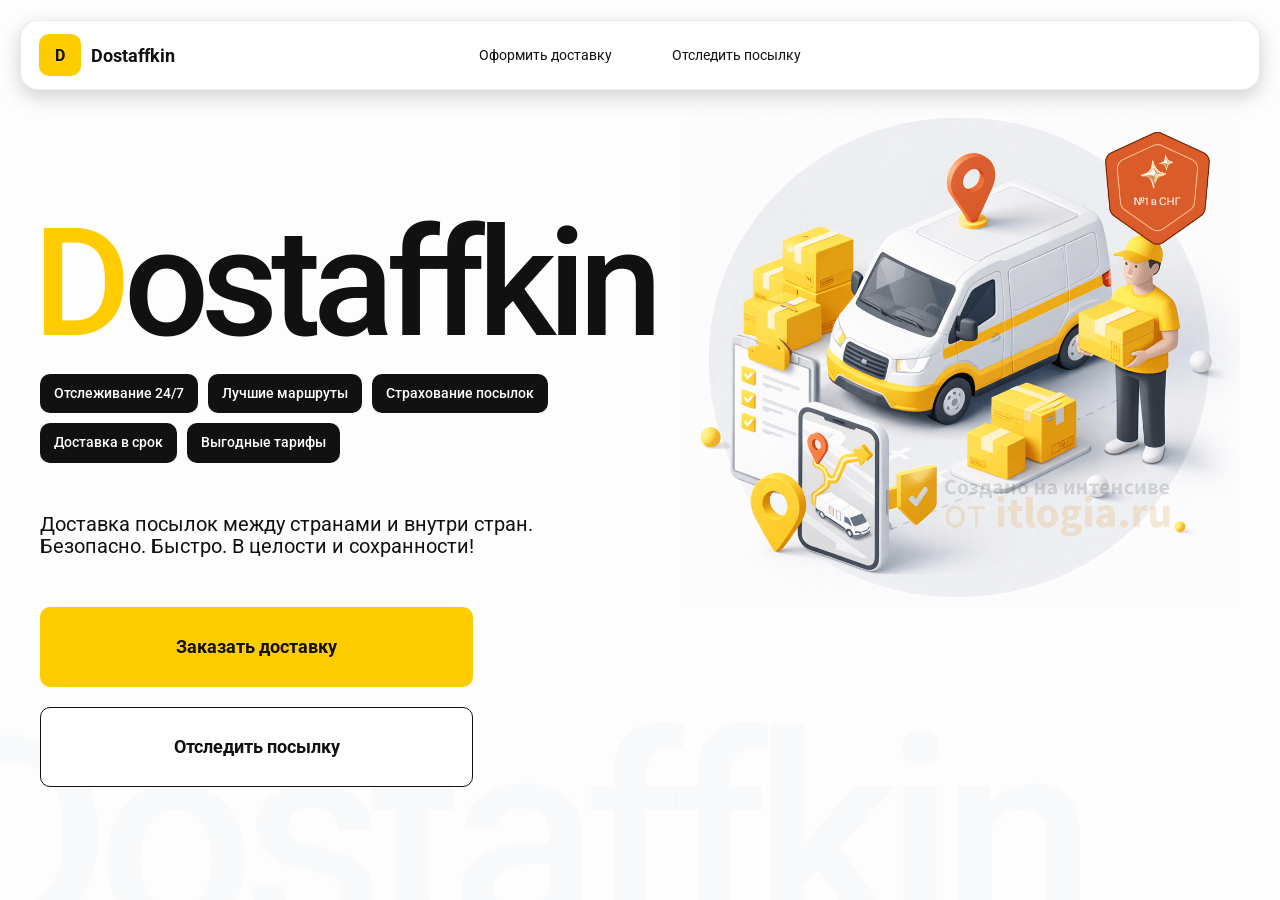
<file: index.html>
<!doctype html>
<html lang="ru">

<head>
    <meta charset="utf-8" />
    <meta name="viewport" content="width=device-width,initial-scale=1,maximum-scale=1,user-scalable=0" />
    <title>Dostaffkin — Доставка посылок между странами и внутри стран. Безопасно. Быстро. В целости и сохранности!
    </title>
    <link rel="stylesheet" href="styles/base.css" />
    <link rel="stylesheet" href="styles/base_adaptive.css" />
    <link rel="stylesheet" href="styles/index.css" />
    <link rel="stylesheet" href="styles/index_adaptive.css" />

</head>

<body>


    <div class="container">

        <header class="header">
            <a class="header-brand" href="#">
                <div class="header-logo">D</div>
                <div class="header-title">Dostaffkin</div>
            </a>
            <nav class="header-menu">
                <a class="header-link" href="./order.html">Оформить <span>доставку</span></a>
                <a class="header-link" href="./track.html">Отследить <span>посылку</span></a>
            </nav>

        </header>
        <main class="main">
            <section class="main-info">
                <div class="main-title">
                    <span>D</span>ostaffkin
                </div>
                <div class="main-features">
                    <div class="main-feature">Отслеживание 24/7</div>
                    <div class="main-feature">Лучшие маршруты</div>
                    <div class="main-feature">Страхование посылок</div>
                    <div class="main-feature">Доставка в срок</div>
                    <div class="main-feature">Выгодные тарифы</div>
                </div>
                <div class="main-description">
                    Доставка посылок между странами и внутри стран.
                    Безопасно. Быстро. В целости и сохранности!
                </div>
                <div class="main-actions">
                    <a class="button" type="button" href="./order.html">Заказать доставку</a>
                    <a class="button button-white" type="button" href="./track.html">Отследить посылку</a>
                </div>
            </section>
            <div class="main-title-ghost">Dostaffkin</div>
            <section class="main-image">
                <img src="images/main-image.png" alt="Main image" />
            </section>
        </main>


    </div>


</body>

</html>
</file>
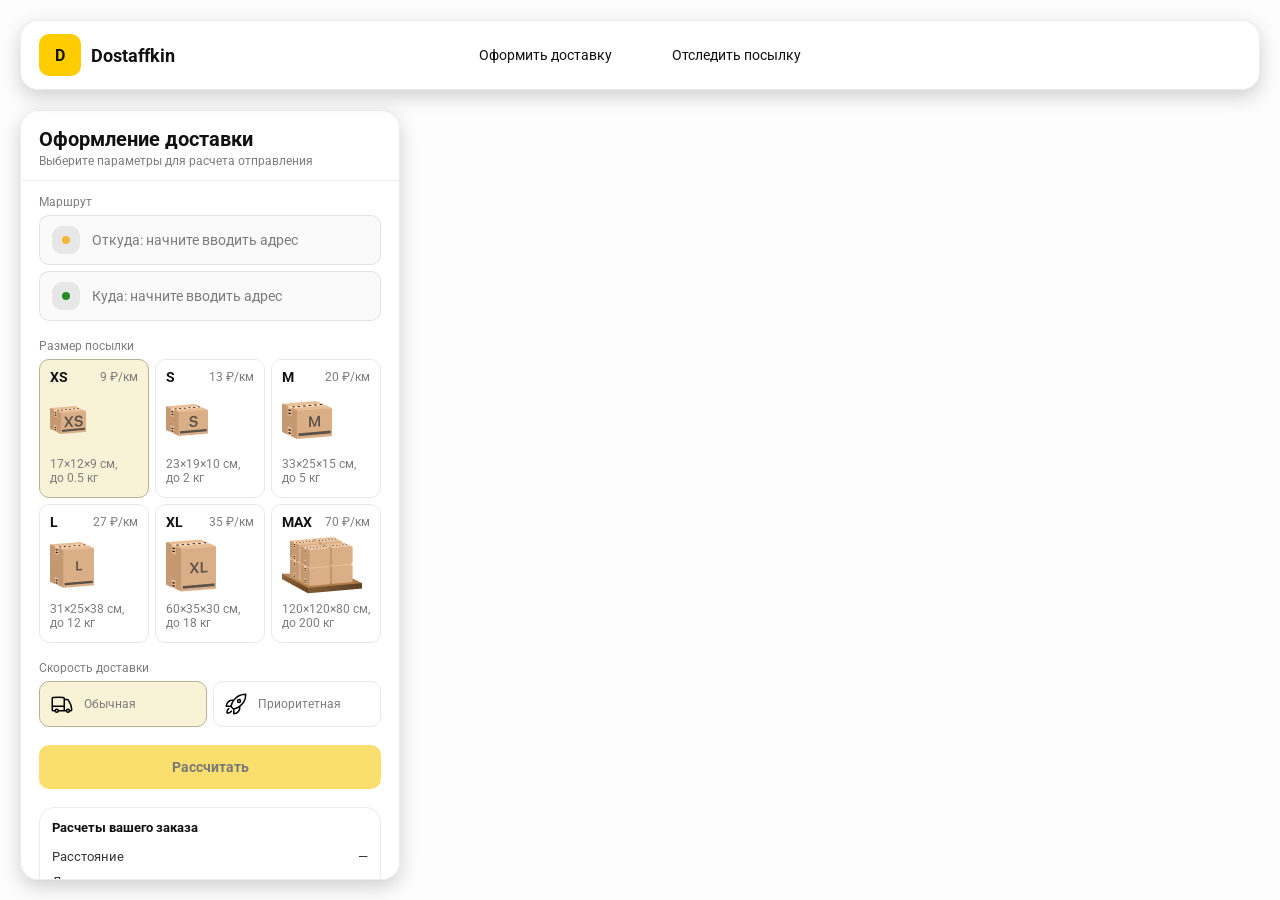
<file: order.html>
<!doctype html>
<html lang="ru">

<head>
    <meta charset="utf-8" />
    <meta name="viewport" content="width=device-width,initial-scale=1,maximum-scale=1,user-scalable=0" />
    <title>Оформление доставки</title>

    <link rel="stylesheet" href="styles/base.css" />
    <link rel="stylesheet" href="styles/base_adaptive.css" />

    <link rel="stylesheet" href="styles/order.css" />
    <link rel="stylesheet" href="styles/order_adaptive.css" />
    <script src="https://api-maps.yandex.ru/2.1/?lang=ru_RU&apikey=4f8a5baf-f89e-4607-891c-dd5f0d2381cd&suggest_apikey=21b87ed1-ab5b-4051-b151-4386f12017a4" type="text/javascript"></script>
</head>

<body>
    <div id="map"></div>
    <header class="header">
        <a class="header-brand" href="./index.html">
            <div class="header-logo">D</div>
            <div class="header-title">Dostaffkin</div>
        </a>
        <nav class="header-menu">
            <a class="header-link" href="#">Оформить <span>доставку</span></a>
            <a class="header-link" href="./track.html">Отследить <span>посылку</span></a>
        </nav>

    </header>
    <aside class="main" id="sidebar">
        <div class="main-header">
            <div class="main-title">Оформление доставки</div>
            <div class="main-text">Выберите параметры для расчета отправления</div>
        </div>
        <div class="main-content">
            <div class="main-route">
                <div class="main-block-title">Маршрут</div>
                <div class="main-fields">
                    <div class="main-field" id="fromField">
                        <div class="main-pin"></div>
                        <input id="from" placeholder="Откуда: начните вводить адрес" autocomplete="off" />
                        <div class="main-ac" id="fromAc" role="listbox" aria-label="Подсказки адресов"></div>
                    </div>

                    <div class="main-field" id="toField">
                        <div class="main-pin"></div>
                        <input id="to" placeholder="Куда: начните вводить адрес" autocomplete="off" />
                        <div class="main-ac" id="toAc" role="listbox" aria-label="Подсказки адресов"></div>
                    </div>
                </div>
            </div>
            <div class="main-package">
                <div class="main-block-title">Размер посылки</div>

                <div class="main-sizes">
                    <div class="main-size-card is-active" data-value="xs">
                        <div class="main-size-top">
                            <div class="main-size-label">XS</div>
                            <div class="main-size-rate">9 ₽/км</div>
                        </div>
                        <div class="main-size-media">
                            <img src="images/sizes/xs.png" alt="Короб XS" />
                        </div>
                        <div class="main-size-description">17×12×9 см,<br>до 0.5 кг</div>
                    </div>

                    <div class="main-size-card" data-value="s">
                        <div class="main-size-top">
                            <div class="main-size-label">S</div>
                            <div class="main-size-rate">13 ₽/км</div>
                        </div>
                        <div class="main-size-media">
                            <img src="images/sizes/s.png" alt="Короб S" />
                        </div>
                        <div class="main-size-description">23×19×10 см,<br>до 2 кг</div>
                    </div>

                    <div class="main-size-card" data-value="m">
                        <div class="main-size-top">
                            <div class="main-size-label">M</div>
                            <div class="main-size-rate">20 ₽/км</div>
                        </div>
                        <div class="main-size-media">
                            <img src="images/sizes/m.png" alt="Короб M" />
                        </div>
                        <div class="main-size-description">33×25×15 см,<br>до 5 кг</div>
                    </div>

                    <div class="main-size-card" data-value="l">
                        <div class="main-size-top">
                            <div class="main-size-label">L</div>
                            <div class="main-size-rate">27 ₽/км</div>
                        </div>
                        <div class="main-size-media">
                            <img src="images/sizes/l.png" alt="Короб L" />
                        </div>
                        <div class="main-size-description">31×25×38 см,<br>до 12 кг</div>
                    </div>

                    <div class="main-size-card" data-value="xl">
                        <div class="main-size-top">
                            <div class="main-size-label">XL</div>
                            <div class="main-size-rate">35 ₽/км</div>
                        </div>
                        <div class="main-size-media">
                            <img src="images/sizes/xl.png" alt="Короб XL" />
                        </div>
                        <div class="main-size-description">60×35×30 см,<br>до 18 кг</div>
                    </div>

                    <div class="main-size-card" data-value="max">
                        <div class="main-size-top">
                            <div class="main-size-label">MAX</div>
                            <div class="main-size-rate">70 ₽/км</div>
                        </div>
                        <div class="main-size-media main-size-media-palleta">
                            <img src="images/sizes/max.png" alt="Паллета" />
                        </div>
                        <div class="main-size-description">120×120×80 см,<br>до 200 кг</div>
                    </div>
                </div>
            </div>
            <div class="main-speed">
                <div class="main-block-title">Скорость доставки</div>

                <div class="main-speeds">
                    <div class="main-speed-card is-active" data-value="regular">
                        <img class="main-speed-media" src="images/icons/regular.svg" alt="Regular" />
                        <div class="main-speed-description">Обычная</div>
                    </div>
                    <div class="main-speed-card" data-value="fast">
                        <img class="main-speed-media" src="images/icons/fast.svg" alt="Fast" />
                        <div class="main-speed-description">Приоритетная</div>
                    </div>

                </div>
            </div>
            <div class="main-calculate-block">
                <button id="calc" class="button calculate-button" type="button" disabled>Рассчитать</button>
            </div>
            <div class="main-result" id="result">
                <div class="main-result-title">Расчеты вашего заказа</div>
                <div class="main-result-lines">
                    <div class="main-result-line"><span>Расстояние</span><span id="distanceValue">—</span></div>
                    <div class="main-result-line"><span>Доставим через</span><span id="durationValue">—</span></div>
                    <div class="main-result-line"><span>Тариф</span><span id="rateValue">—</span></div>
                </div>
                <div class="main-price">
                    <div class="main-price-label">Итого</div>
                    <div class="main-price-value" id="totalValue">—</div>
                </div>
            </div>
            <div class="main-order-box">
                <div class="main-order-form" id="orderForm">
                    <div class="main-order-title">Оформление доставки</div>
                    <div class="main-block-info-row">
                        <div class="main-block-title">Контакты</div>
                        <div class="order-fields">
                            <div class="main-field">
                                <input id="customerName" placeholder="Ваше имя" autocomplete="off" />
                            </div>
                            <div class="main-field">
                                <input id="customerPhone" placeholder="Ваш телефон" autocomplete="off"
                                    inputmode="tel" />
                            </div>
                        </div>
                    </div>
                    <div class="main-block-info-row extra-info">
                        <div class="main-block-title">Дополнительная информация</div>
                        <div class="main-field textarea">
                            <textarea id="comment" placeholder="Детали доставки и комментарии"></textarea>
                        </div>
                    </div>
                    <button id="submit" class="button main-submit-request" type="button" disabled>Отправить
                        заявку
                    </button>
                </div>

                <div class="main-order-success" id="orderSuccess">
                    <div class="main-success-icon">✓</div>
                    <div class="main-success-title">Заявка отправлена!</div>
                    <div class="main-success-title">Номер отправления – <span id="orderId"></span></div>
                    <div class="main-success-subtitle">Мы скоро свяжемся с вами</div>
                </div>

            </div>
        </div>
    </aside>
    <script src="scripts/order.js"></script>
</body>

</html>
</file>
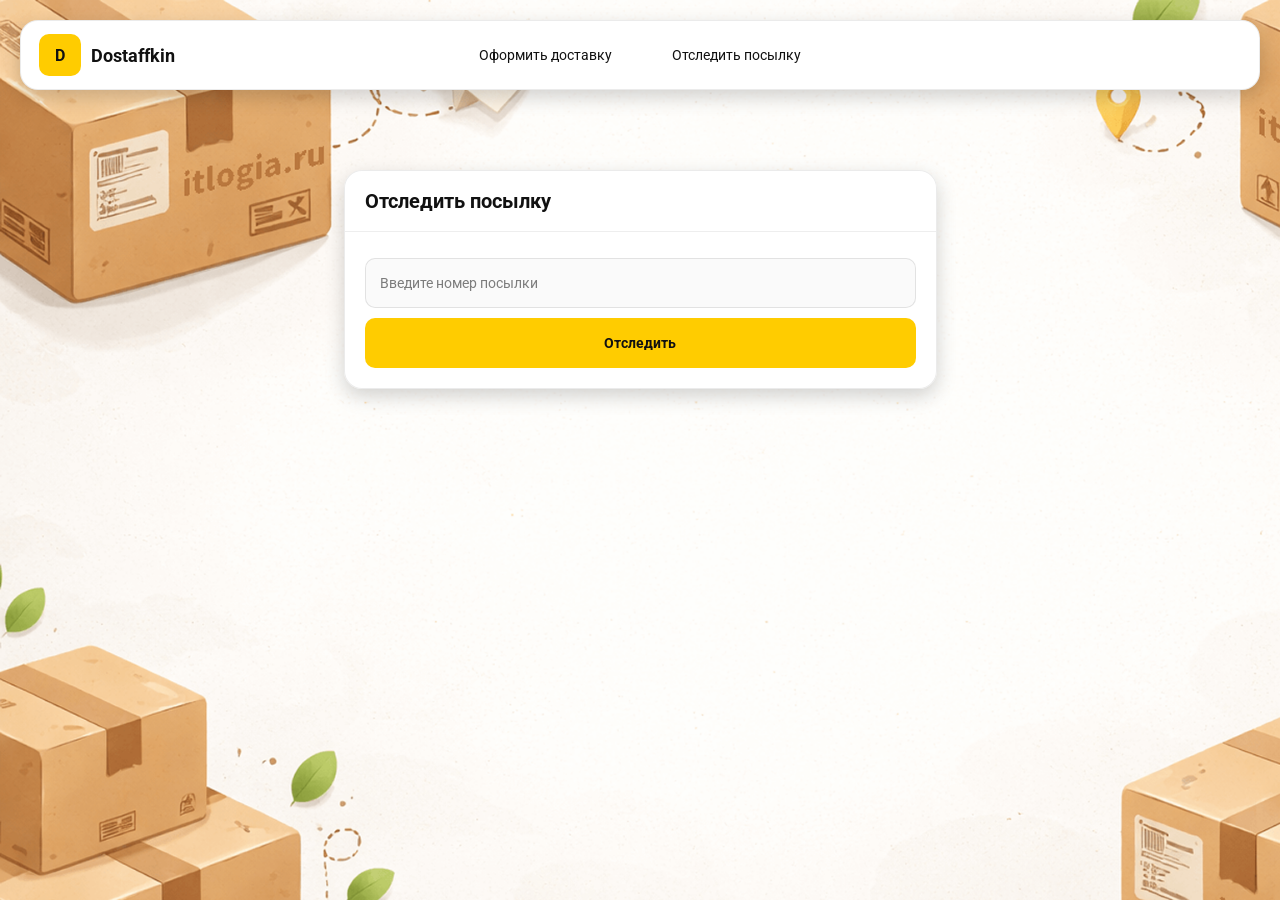
<file: track.html>
<!doctype html>
<html lang="ru">

<head>
    <meta charset="utf-8" />
    <meta name="viewport" content="width=device-width,initial-scale=1,maximum-scale=1,user-scalable=0" />
    <title>Отследить посылку</title>
    <link rel="stylesheet" href="styles/base.css" />
    <link rel="stylesheet" href="styles/base_adaptive.css" />

    <link rel="stylesheet" href="styles/track.css" />
    <link rel="stylesheet" href="styles/track_adaptive.css" />
</head>

<body>
    <div class="container">
        <header class="header">
            <a class="header-brand" href="./index.html">
                <div class="header-logo">D</div>
                <div class="header-title">Dostaffkin</div>
            </a>
            <nav class="header-menu">
                <a class="header-link" href="./order.html">Оформить <span>доставку</span></a>
                <a class="header-link" href="#">Отследить <span>посылку</span></a>
            </nav>

        </header>
        <main class="track-content">
            <section class="track-card track-search">
                <div class="track-title">Отследить посылку</div>
                <div class="track-action">
                    <div class="main-field track-field">
                        <input id="trackNumber" placeholder="Введите номер посылки" autocomplete="off" />
                    </div>
                    <button id="trackButton" class="button track-button" type="button">Отследить</button>
                </div>
            </section>
            <section class="track-card track-result" id="trackResult">
                <div class="track-result-header">
                    <div class="track-id" id="trackIdValue"></div>
                    <div class="track-routes">
                        <div class="track-route">
                            <div class="track-route-pin">
                                <svg xmlns="http://www.w3.org/2000/svg" fill="none" viewBox="0 0 24 24"
                                    stroke-width="1.5" stroke="orange" class="size-6">
                                    <path stroke-linecap="round" stroke-linejoin="round"
                                        d="M15 10.5a3 3 0 1 1-6 0 3 3 0 0 1 6 0Z" />
                                    <path stroke-linecap="round" stroke-linejoin="round"
                                        d="M19.5 10.5c0 7.142-7.5 11.25-7.5 11.25S4.5 17.642 4.5 10.5a7.5 7.5 0 1 1 15 0Z" />
                                </svg>
                            </div>
                            <div class="track-route-address" id="trackFromValue">
                                Откуда: Москва, улица Арбат, 1
                            </div>
                        </div>
                        <div class="track-route track-route-arrow">
                            <svg xmlns="http://www.w3.org/2000/svg" fill="none" viewBox="0 0 24 24" stroke-width="1.5"
                                stroke="currentColor" class="size-6">
                                <path stroke-linecap="round" stroke-linejoin="round"
                                    d="M19.5 13.5 12 21m0 0-7.5-7.5M12 21V3" />
                            </svg>
                        </div>
                        <div class="track-route">
                            <div class="track-route-pin">
                                <svg xmlns="http://www.w3.org/2000/svg" fill="none" viewBox="0 0 24 24"
                                    stroke-width="1.5" stroke="green" class="size-6">
                                    <path stroke-linecap="round" stroke-linejoin="round"
                                        d="M15 10.5a3 3 0 1 1-6 0 3 3 0 0 1 6 0Z" />
                                    <path stroke-linecap="round" stroke-linejoin="round"
                                        d="M19.5 10.5c0 7.142-7.5 11.25-7.5 11.25S4.5 17.642 4.5 10.5a7.5 7.5 0 1 1 15 0Z" />
                                </svg>
                            </div>
                            <div class="track-route-address" id="trackToValue">
                                Куда: Минск, проспект Независимости, 58
                            </div>
                        </div>
                    </div>
                </div>
                <div class="track-info">
                    <div class="track-status-title">Статус данной посылки:</div>
                    <div class="track-status-list" id="trackStatusList">
                    </div>
                </div>
            </section>
        </main>
    </div>
    <script src="scripts/track.js"></script>
</body>

</html>
</file>
<file: styles/base.css>
*, *::before, *::after {
    box-sizing: border-box;
}

@font-face {
    font-family: "Roboto";
    src: url("../fonts/Roboto-Regular.ttf");
    font-weight: normal;
}

@font-face {
    font-family: "Roboto";
    src: url("../fonts/Roboto-Bold.ttf");
    font-weight: bold;
}

@font-face {
    font-family: "Roboto";
    src: url("../fonts/Roboto-Medium.ttf");
    font-weight: 500;
}

html, body {
    margin: 0;
    color: #111111;
    font-family: "Roboto", sans-serif;
}

body {
    background: #FDFDFD;
}

.header {
    border-radius: 18px;
    box-shadow: 0 7px 20px 0 #0000002E;
    backdrop-filter: blur(10px);
    background: #ffffff;
    left: 20px;
    border: 1px solid rgba(0, 0, 0, 0.08);
    position: fixed;
    right: 20px;
    top: 20px;
    padding: 14px 18px;
    height: 70px;
    display: flex;
    align-items: center;
    z-index: 6;
}

.header-brand {
    display: flex;
    align-items: center;
    text-decoration: none;
    gap: 10px;
}

.header-logo {
    width: 42px;
    height: 42px;
    border-radius: 10px;
    background: #FFCC00;
    display: grid;
    place-items: center;
    font-weight: bold;
    color: #111;
}

.header-title {
    font-size: 18px;
    font-weight: bold;
    color: #111111;
    text-decoration: none;
}

.header-menu {
    display: flex;
    align-items: center;
    gap: 60px;
    margin: 0;
    position: absolute;
    left: 50%;
    transform: translateX(-50%);
}

.header-link {
    font-size: 14px;
    color: #111111;
    text-decoration: none;
}
.button {
    border: 0;
    outline: none;
    height: 44px;
    border-radius: 10px;
    font-size: 14px;
    font-weight: bold;
    cursor: pointer;
    font-family: inherit;
    transition: transform .08s ease, opacity .12s ease;
    background: #ffcc00;
    color: #111111;
    text-align: center;
    text-decoration: none;
}

.button:hover {
    background-color: #E5BC19;
}

.button:disabled {
    cursor: not-allowed;
    background-color: #FADE6E;
    color: #787878;
    transform: none;
}

.button.button-white {
    background: #ffffff;
    border: 1px solid #111111;
}

.button.button-white:hover {
    background: rgb(241 241 241);
}
.main-field {
    display: flex;
    align-items: center;
    margin-top: 6px;
    gap: 10px;
    border: 1px solid #1111111A;
    background: #FAFAFA;
    border-radius: 10px;
    padding: 10px 12px;
    position: relative;
    box-sizing: border-box;
    height: 50px;
}

.main-field.textarea {
    height: auto;
}

.main-pin {
    width: 28px;
    height: 28px;
    border-radius: 10px;
    background: rgba(17, 17, 17, 0.08);
    display: grid;
    place-items: center;
    flex: 0 0 auto;
    position: relative;
}

.main-pin::before {
    content: "";
    width: 8px;
    height: 8px;
    border-radius: 999px;
    background: orange;
    opacity: .75;
    display: block;
}

.main-field:last-child .main-pin::before {
    background: green;
    opacity: .85;
}

input, textarea {
    width: 100%;
    border: 0;
    outline: none;
    background: transparent;
    font-size: 14px;
    color: #111111;
    font-family: inherit;
}

textarea {
    resize: vertical;
    min-height: 72px;
    padding: 2px 0;
}

input::placeholder, textarea::placeholder {
    color: #7C7C7C;
}

.main-field:focus-within {
    border-color: rgba(0, 0, 0, 0.20);
    box-shadow: 0 0 0 4px rgba(255, 204, 0, 0.35);
    background: rgba(255, 255, 255, 0.75);
}
</file>
<file: styles/base_adaptive.css>
@media (max-width: 767px) {
    .header {
        left: 10px;
        right: 10px;
        top: 10px;
    }

    .header-link span {
        display: none;
    }

    .header-menu {
        gap: 20px;
        justify-content: flex-start;
        margin: 0 0 0 30px;
        position: static;
        transform: none;
    }
}

@media (max-width: 420px) {
    .header-title {
        display: none;
    }
}

@media (max-width: 374px) {
    .header-menu {
        gap: 10px;
        margin: 0 0 0 10px;
    }
}
</file>
<file: styles/index.css>
.container {
    overflow: hidden;
    min-height: 100vh;
}

.main {
    padding: 111px 40px 40px;
    position: relative;
    display: flex;
}
.main-info {
    max-width: 840px;
    width: 100%;
    position: relative;
}
.main-title {
    margin-top: 98px;
    font-weight: 500;
    font-size: 200px;
    line-height: 1;
    letter-spacing: -0.05em;
    color: #111111;
    left: -15px;
    position: relative;
}

.main-title span {
    color: #ffcc00;
}

.main-features {
    margin-top: 15px;
    display: flex;
    flex-wrap: wrap;
    gap: 10px;
}

.main-feature {
    background: #111111;
    color: #ffffff;
    padding: 12px 14px;
    font-weight: 500;
    font-size: 14px;
    line-height: 1.1;
    border-radius: 10px;
}

.main-description {
    margin-top: 50px;
    max-width: 500px;
    font-size: 20px;
    line-height: 1.1;
    color: #111111;
}
.main-actions {
    margin-top: 50px;
    display: flex;
    flex-direction: column;
    gap: 20px;
}

.main-actions .button {
    height: 80px;
    width: 433px;
    font-size: 18px;
    font-weight: bold;
    place-items: center;
    display: grid;
}
.main-title-ghost {
    position: absolute;
    z-index: -1;
    left: -70px;
    bottom: -150px;
    font-weight: 500;
    font-size: 278px;
    line-height: 1;
    letter-spacing: -0.05em;
    color: #ECEDF04D;
}
.main-image {
    width: 1024px;
    top: 100px;
    z-index: -2;
}

.main-image img {
    width: 100%;
    max-width: 1024px;
    height: auto;
    display: block;
}
</file>
<file: styles/index_adaptive.css>
@media (max-width: 1760px) {
    .main-title {
        font-size: 150px;
        left: -7px;
    }

    .main-info {
        max-width: 640px;
    }
}

@media (max-width: 1200px) {
    .main-info {
        max-width: 540px;
    }

    .main {
        padding: 111px 20px 20px;
    }

    .main-title {
        font-size: 120px;
        left: -4px;
    }

    .main-title-ghost {
        font-size: 220px;
    }
}

@media (max-width: 1024px) {
    .main-title {
        margin-top: 30px;
    }

    .main {
        flex-direction: column-reverse;
    }

    .main-image {
        max-width: 350px;
        position: absolute;
        left: 370px;
        top: 370px;
    }

    .main-info {
        max-width: 100%;
    }

    .main-actions {
        gap: 10px;
    }

    .main-actions .button {
        height: 50px;
        font-size: 14px;
        width: auto;
        max-width: 300px;
    }

    .main-description {
        max-width: 350px;
    }
}

@media (max-width: 570px) {
    .main-title {
        font-size: 88px;
    }

    .main-description {
        max-width: 100%
    }

    .main-actions {
        width: 100%;
    }

    .main-actions .button {
        width: 100%;
        max-width: 100%
    }

    .main-image {
        max-width: 650px;
        position: absolute;
        left: 170px;
        top: 70px;
        opacity: 0.2;
    }
}

@media (max-width: 400px) {
    .main-title {
        font-size: 70px;
    }
}
</file>
<file: styles/order.css>
#map {
   
    position: fixed;
    inset: 0;
}

.main {
    border-radius: 18px;
    box-shadow: 0 7px 20px 0 #0000002E;
    backdrop-filter: blur(10px);
    background: rgba(255, 255, 255, 0.96);
    left: 20px;
    border: 1px solid rgba(0, 0, 0, 0.08);
    position: fixed;
    top: 110px;
    bottom: 20px;
    width: 380px;
    display: flex;
    flex-direction: column;
    overflow: hidden;
    z-index: 5;
}

.main-header {
    padding: 18px 18px 12px 18px;
    border-bottom: 1px solid rgba(0, 0, 0, 0.06);
    display: flex;
    flex-direction: column;
}

.main-title {
    font-size: 20px;
    line-height: 100%;
    font-weight: bold;
}

.main-text {
    font-size: 12px;
    margin-top: 5px;
    color: #7C7C7C;
}

.main-content {
    padding: 14px 18px 18px 18px;
    overflow: auto;
    scrollbar-width: none;
    display: flex;
    flex-direction: column;
    gap: 18px;
    flex: 1;
}

.main-block-title {
    font-size: 12px;
    color: #7C7C7C;
}

.main-route .main-block-title,
.main-package .main-block-title {
    margin-bottom: 6px;
}

.main-sizes {
    display: grid;
    gap: 6px;
    grid-template-columns: repeat(3, 1fr);
}

.main-size-card {
    border: 1px solid #E8E8E7;
    background: #FFFFFF;
    border-radius: 10px;
    padding: 10px;
    cursor: pointer;
    user-select: none;
    transition: transform .08s ease, border-color .12s ease, background .12s ease;
    min-height: 139px;
}

.main-size-card:hover {
    transform: translateY(-1px);
}

.main-size-card.is-active {
    background-color: #F8F2D6;
    border-color: #B7B196;
}

.main-size-top {
    display: flex;
    align-items: center;
    justify-content: space-between;
}

.main-size-label {
    font-weight: bold;
    font-size: 14px;
    color: #111111;
    line-height: 100%;
}

.main-size-rate {
    font-size: 12px;
    color: #7C7C7C;
    line-height: 100%;
}

.main-size-media {
    margin-top: 8px;
    height: 57px;
}

.main-size-description {
    margin-top: 8px;
    font-size: 12px;
    color: #7C7C7C;
    line-height: 1.2;
}

.calculate-button {
    width: 100%;
}

.main-result {
    border: 1px solid rgba(0, 0, 0, 0.08);
    background: rgba(255, 255, 255, 0.75);
    border-radius: 16px;
    padding: 12px;
    line-height: 1.25;
}

.main-result-title {
    font-weight: bold;
    font-size: 13px;
    color: #111111;
    margin-bottom: 13px;
}

.main-result-lines {
    gap: 8px;
    display: flex;
    flex-direction: column;
}

.main-result-line {
    font-size: 13px;
    color: rgba(17, 17, 17, 0.85);
    display: flex;
    justify-content: space-between;
}

.main-price {
    margin-top: 18px;
    padding-top: 10px;
    border-top: 1px dashed rgba(0, 0, 0, 0.12);
    display: flex;
    align-items: baseline;
    justify-content: space-between;
}

.main-price-label {
    font-size: 12px;
    color: rgba(17, 17, 17, 0.55);
}

.main-price-value {
    font-size: 20px;
    font-weight: bold;
    color: #111111;
    letter-spacing: -0.3px;
}

.main-order-box {
    background: #ffffff;
    border: 1px solid #E8E8E7;
    border-radius: 10px;
    padding: 12px;
}

.main-order-title {
    margin-bottom: 8px;
    font-weight: bold;
    font-size: 14px;
    color: #111111;
}

.main-block-info {
    display: flex;
    flex-direction: column;
    gap: 6px;
}

.order-fields {
    display: grid;
    grid-template-columns: 1fr 1fr;
    column-gap: 10px;
    margin-top: 6px;
}

.main-block-info-row.extra-info {
    display: block;
    margin-top: 13px;
}

.main-submit-request {
    width: 100%;
    margin-top: 6px;
}

.main-order-success {
    display: none;
    text-align: center;
    padding: 22px 12px;
    gap: 12px;
}

.main-order-success.is-visible {
    display: flex;
    flex-direction: column;
    align-items: center;
}

.main-success-icon {
    width: 56px;
    height: 56px;
    border-radius: 50%;
    background: #16a34a;
    color: #ffffff;
    display: grid;
    place-items: center;
    font-size: 30px;
}

.main-success-title {
    font-size: 14px;
    font-weight: bold;
    color: #111111;
}

.main-success-subtitle {
    font-size: 12px;
    color: rgba(17, 17, 17, 0.55);
    line-height: 1.3;
}
.main-speed .main-block-title {
    margin-bottom: 6px;
}

.main-speeds {
    display: grid;
    gap: 6px;
    grid-template-columns: repeat(2, 1fr);
}

.main-speed-card {
    border: 1px solid #E8E8E7;
    background: #FFFFFF;
    border-radius: 10px;
    padding: 10px;
    cursor: pointer;
    user-select: none;
    transition: transform .08s ease, border-color .12s ease, background .12s ease;
    display: flex;
    align-items: center;
    gap: 10px;
}

.main-speed-card:hover {
    transform: translateY(-1px);
}

.main-speed-card.is-active {
    background-color: #F8F2D6;
    border-color: #B7B196;
}

.main-speed-description {
    font-size: 12px;
    color: #7C7C7C;
    line-height: 1.2;
}
</file>
<file: styles/order_adaptive.css>
@media (max-width: 767px) {
    .main {
        left: 10px;
        right: 10px;
        top: 50%;
        bottom: 12px;
        width: auto;
        max-width: none;
    }
}

@media (max-width: 420px) {
    .main-sizes {
        grid-template-columns: repeat(2, 1fr);
    }
}
</file>
<file: styles/track.css>
.container {
    background: #F4F4F4 url("../images/track-bg.png");
    background-size: cover;
    min-height: 100vh;
    padding: 170px 0 50px 0;
}

.track-content {
    width: 593px;
    margin: 0 auto;
}

.track-card {
    width: 100%;
    border-radius: 18px;
    box-shadow: 0 7px 20px 0 #0000002E;
    backdrop-filter: blur(10px);
    background: rgba(255, 255, 255, 0.96);
    border: 1px solid rgba(0, 0, 0, 0.08);
}

.track-title {
    font-size: 20px;
    line-height: 100%;
    font-weight: bold;
    border-bottom: 1px solid #EEEEEE;
    padding: 20px;
}

.track-action {
    padding: 20px;
}

.track-button {
    width: 100%;
    height: 50px;
}

.track-field {
    margin-bottom: 10px;
}

.track-result {
    margin-top: 5px;
    display: none;
}

.track-result.is-visible {
    display: block;
}

.track-result-header {
    font-weight: bold;
    font-size: 14px;
    color: #111111;
    padding: 20px;
    border-bottom: 1px solid #EEEEEE;
}

.track-id {
    margin-bottom: 12px;
    font-size: 20px;
}

.track-routes {
    display: flex;
    flex-direction: column;
    gap: 10px;
    font-weight: normal;
}

.track-route {
    display: flex;
    align-items: center;
    gap: 10px;
}

.track-route-pin {
    width: 24px;
    height: 24px;
    flex-shrink: 0;
}

.track-route-arrow {
    padding: 15px 0;
    width: 24px;
    height: 24px;
}

.track-info {
    padding: 20px;
}

.track-status {
    display: flex;
    align-items: center;
    font-size: 12px;
    gap: 10px;
}

.track-status-title {
    font-size: 14px;
    color: #111111;
    margin-bottom: 20px;
}

.track-status-list {
    display: flex;
    flex-direction: column;
    gap: 15px;
}

.track-status-icon {
    width: 40px;
    height: 40px;
    border-radius: 50%;
    background: rgba(17, 17, 17, 0.08);
    display: grid;
    place-items: center;
    flex: 0 0 auto;
}

.track-status.created .track-status-icon {
    background-color: #F1CB00;
}

.track-status.in-way .track-status-icon {
    background-color: #F08A11;
}

.track-status.ready .track-status-icon {
    background-color: #A35D0A;
}

.track-status.done .track-status-icon {
    background-color: #37C93B;
}

.track-status-text {
    display: flex;
    align-items: center;
    justify-content: space-between;
    color: #111111;
    font-size: 12px;
    flex: 1;
}

.track-status-date {
    color: rgba(17, 17, 17, 0.55);
}
</file>
<file: styles/track_adaptive.css>
@media (max-width: 767px) {
    .container {
        padding: 130px 0 50px 0;
    }

    .track-content {
        width: 100%;
        padding-left: 10px;
        padding-right: 10px;
    }

    .track-result-header {
        padding: 20px;
    }
}
</file>
